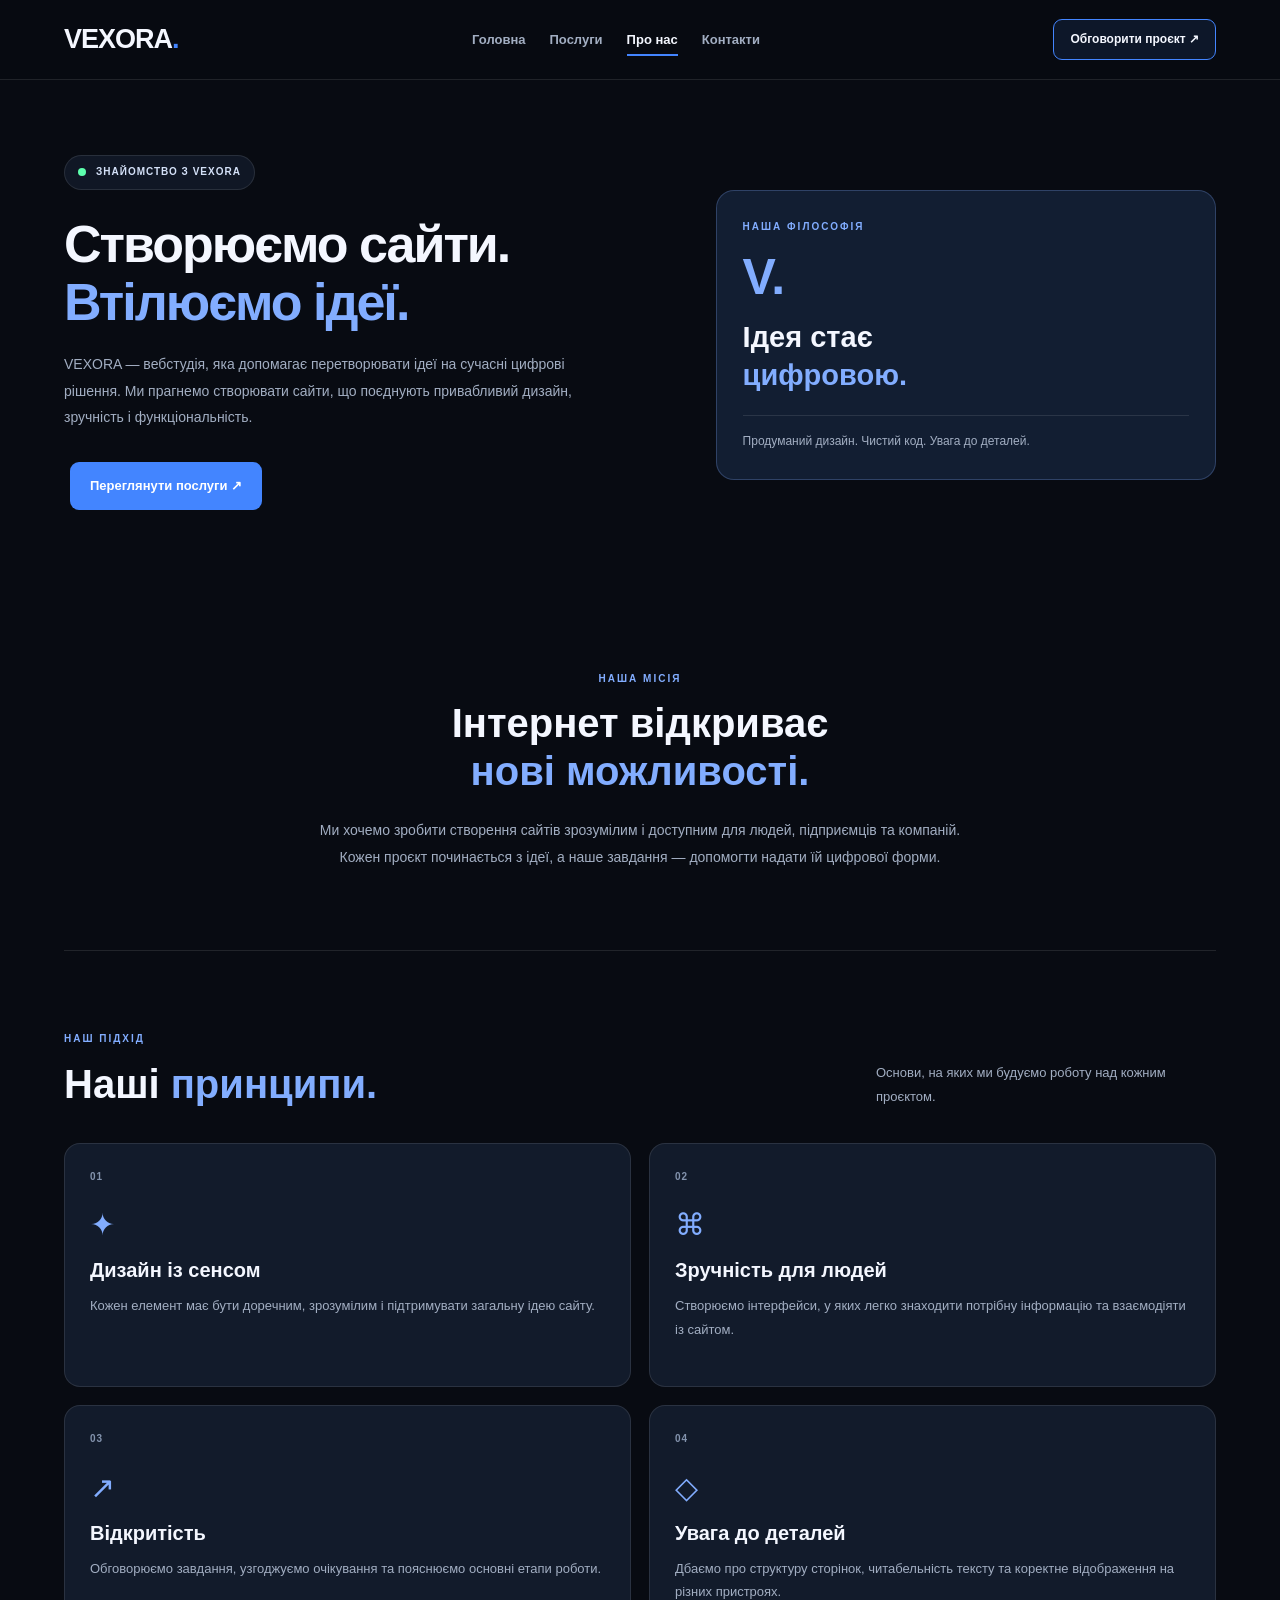
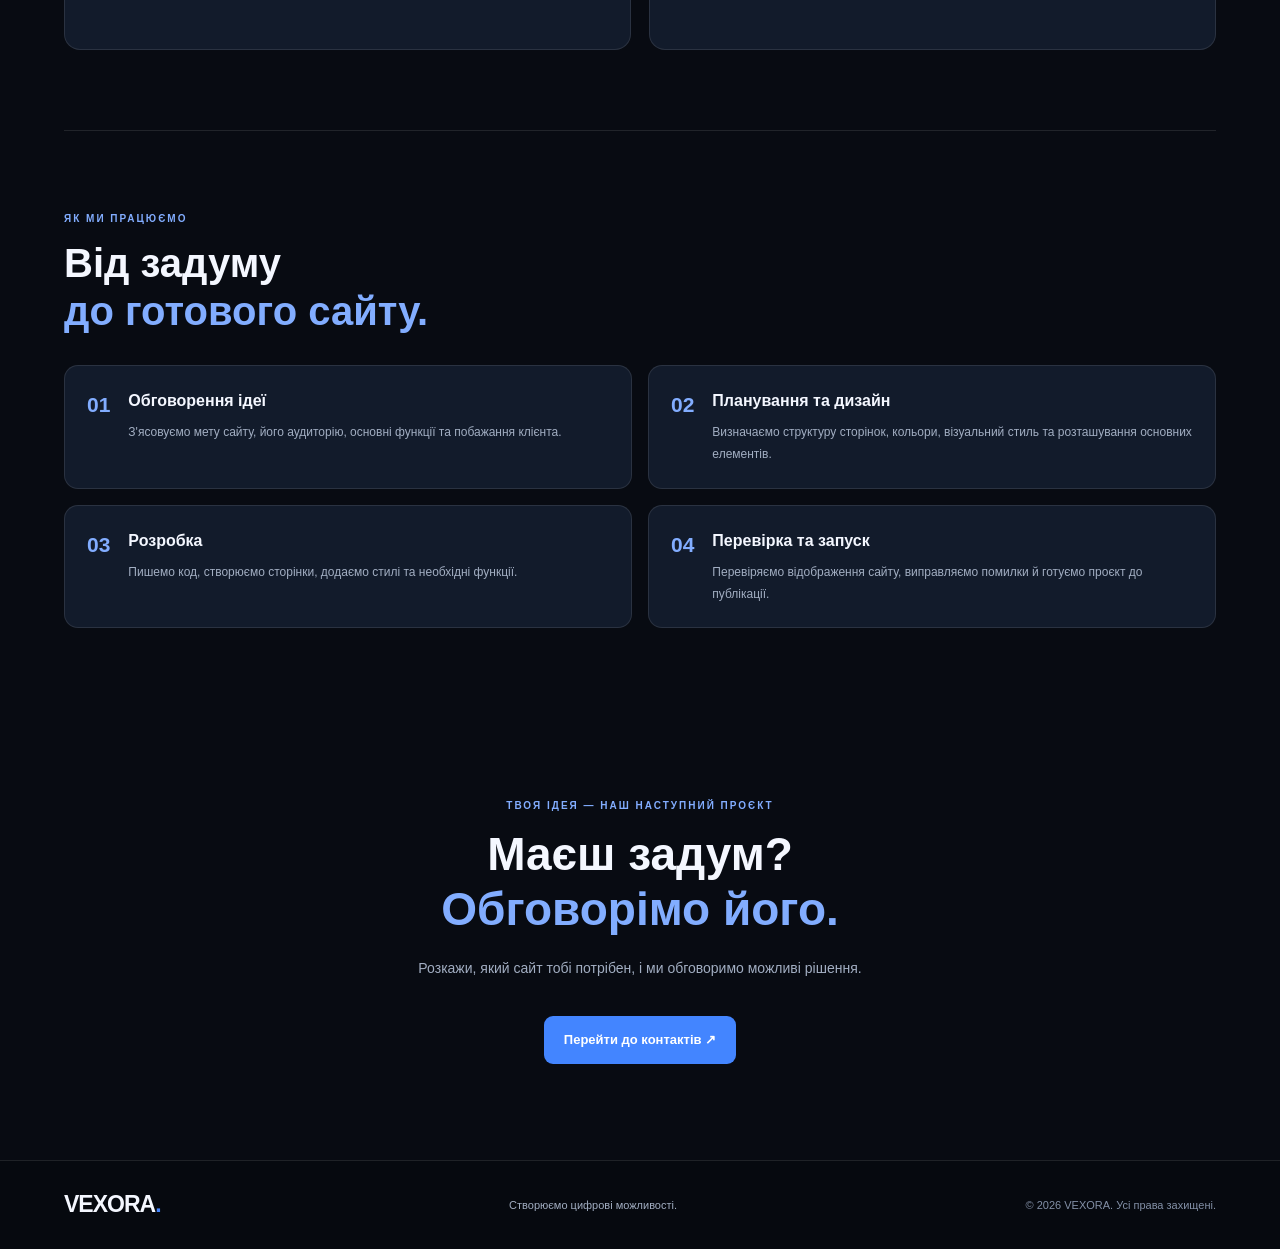
<file: info.html>
<!DOCTYPE html>
<html lang="uk">
<head>
    <meta charset="UTF-8">
    <meta name="viewport" content="width=device-width, initial-scale=1.0">

    <title>Про нас — VEXORA</title>

    <meta name="description" content="Дізнайтеся більше про VEXORA — вебстудію, що створює сучасні сайти для бізнесу та людей.">

    <link rel="stylesheet" href="Style.css">
</head>
<body>

    <!-- ШАПКА САЙТУ -->
    <header class="header">
        <a href="index.html" class="logo">
            VEXORA<span>.</span>
        </a>

        <nav class="navigation">
            <a href="index.html">Головна</a>
            <a href="index.html#services">Послуги</a>
            <a href="info.html" class="active">Про нас</a>
            <a href="index.html#contacts">Контакти</a>
        </nav>

        <a href="index.html#contacts" class="header-button">
            Обговорити проєкт ↗
        </a>
    </header>

    <main>

        <!-- ВСТУП -->
        <section class="info-hero">
            <div class="info-hero-content">

                <div class="status">
                    <span class="status-dot"></span>
                    ЗНАЙОМСТВО З VEXORA
                </div>

                <h1>
                    Створюємо сайти.<br>
                    <span>Втілюємо ідеї.</span>
                </h1>

                <p>
                    VEXORA — вебстудія, яка допомагає перетворювати
                    ідеї на сучасні цифрові рішення. Ми прагнемо
                    створювати сайти, що поєднують привабливий
                    дизайн, зручність і функціональність.
                </p>

                <a href="index.html#services" class="button-primary">
                    Переглянути послуги ↗
                </a>

            </div>

            <div class="info-hero-card">
                <span class="info-card-label">НАША ФІЛОСОФІЯ</span>

                <div class="info-card-symbol">V.</div>

                <h2>
                    Ідея стає<br>
                    <span>цифровою.</span>
                </h2>

                <div class="visual-line"></div>

                <p>
                    Продуманий дизайн. Чистий код.
                    Увага до деталей.
                </p>
            </div>
        </section>

        <!-- НАША МІСІЯ -->
        <section class="info-mission section">
            <div class="eyebrow">НАША МІСІЯ</div>

            <h2>
                Інтернет відкриває<br>
                <span>нові можливості.</span>
            </h2>

            <p>
                Ми хочемо зробити створення сайтів зрозумілим
                і доступним для людей, підприємців та компаній.
                Кожен проєкт починається з ідеї, а наше завдання —
                допомогти надати їй цифрової форми.
            </p>
        </section>

        <!-- НАШІ ПРИНЦИПИ -->
        <section class="info-values section">
            <div class="section-heading">
                <div>
                    <div class="eyebrow">НАШ ПІДХІД</div>
                    <h2>Наші <span>принципи.</span></h2>
                </div>

                <p>
                    Основи, на яких ми будуємо роботу
                    над кожним проєктом.
                </p>
            </div>

            <div class="service-grid">

                <article class="service-card">
                    <div class="service-number">01</div>
                    <div class="service-icon">✦</div>

                    <h3>Дизайн із сенсом</h3>

                    <p>
                        Кожен елемент має бути доречним,
                        зрозумілим і підтримувати загальну
                        ідею сайту.
                    </p>
                </article>

                <article class="service-card">
                    <div class="service-number">02</div>
                    <div class="service-icon">⌘</div>

                    <h3>Зручність для людей</h3>

                    <p>
                        Створюємо інтерфейси, у яких легко
                        знаходити потрібну інформацію
                        та взаємодіяти із сайтом.
                    </p>
                </article>

                <article class="service-card">
                    <div class="service-number">03</div>
                    <div class="service-icon">↗</div>

                    <h3>Відкритість</h3>

                    <p>
                        Обговорюємо завдання, узгоджуємо
                        очікування та пояснюємо основні
                        етапи роботи.
                    </p>
                </article>

                <article class="service-card">
                    <div class="service-number">04</div>
                    <div class="service-icon">◇</div>

                    <h3>Увага до деталей</h3>

                    <p>
                        Дбаємо про структуру сторінок,
                        читабельність тексту та коректне
                        відображення на різних пристроях.
                    </p>
                </article>

            </div>
        </section>

        <!-- ЕТАПИ РОБОТИ -->
        <section class="info-process section">
            <div class="eyebrow">ЯК МИ ПРАЦЮЄМО</div>

            <h2>
                Від задуму<br>
                <span>до готового сайту.</span>
            </h2>

            <div class="process-list">

                <article class="process-item">
                    <span class="process-number">01</span>

                    <div>
                        <h3>Обговорення ідеї</h3>

                        <p>
                            З'ясовуємо мету сайту, його аудиторію,
                            основні функції та побажання клієнта.
                        </p>
                    </div>
                </article>

                <article class="process-item">
                    <span class="process-number">02</span>

                    <div>
                        <h3>Планування та дизайн</h3>

                        <p>
                            Визначаємо структуру сторінок,
                            кольори, візуальний стиль та розташування
                            основних елементів.
                        </p>
                    </div>
                </article>

                <article class="process-item">
                    <span class="process-number">03</span>

                    <div>
                        <h3>Розробка</h3>

                        <p>
                            Пишемо код, створюємо сторінки,
                            додаємо стилі та необхідні функції.
                        </p>
                    </div>
                </article>

                <article class="process-item">
                    <span class="process-number">04</span>

                    <div>
                        <h3>Перевірка та запуск</h3>

                        <p>
                            Перевіряємо відображення сайту,
                            виправляємо помилки й готуємо
                            проєкт до публікації.
                        </p>
                    </div>
                </article>

            </div>
        </section>

        <!-- ЗАКЛИК ДО ДІЇ -->
        <section class="contact section">
            <div class="eyebrow">ТВОЯ ІДЕЯ — НАШ НАСТУПНИЙ ПРОЄКТ</div>

            <h2>
                Маєш задум?<br>
                <span>Обговорімо його.</span>
            </h2>

            <p>
                Розкажи, який сайт тобі потрібен,
                і ми обговоримо можливі рішення.
            </p>

            <a href="index.html#contacts" class="button-primary">
                Перейти до контактів ↗
            </a>
        </section>

    </main>

    <!-- ПІДВАЛ -->
    <footer class="footer">
        <a href="index.html" class="logo">
            VEXORA<span>.</span>
        </a>

        <p>Створюємо цифрові можливості.</p>

        <span>© 2026 VEXORA. Усі права захищені.</span>
    </footer>

</body>
</html>
</file>
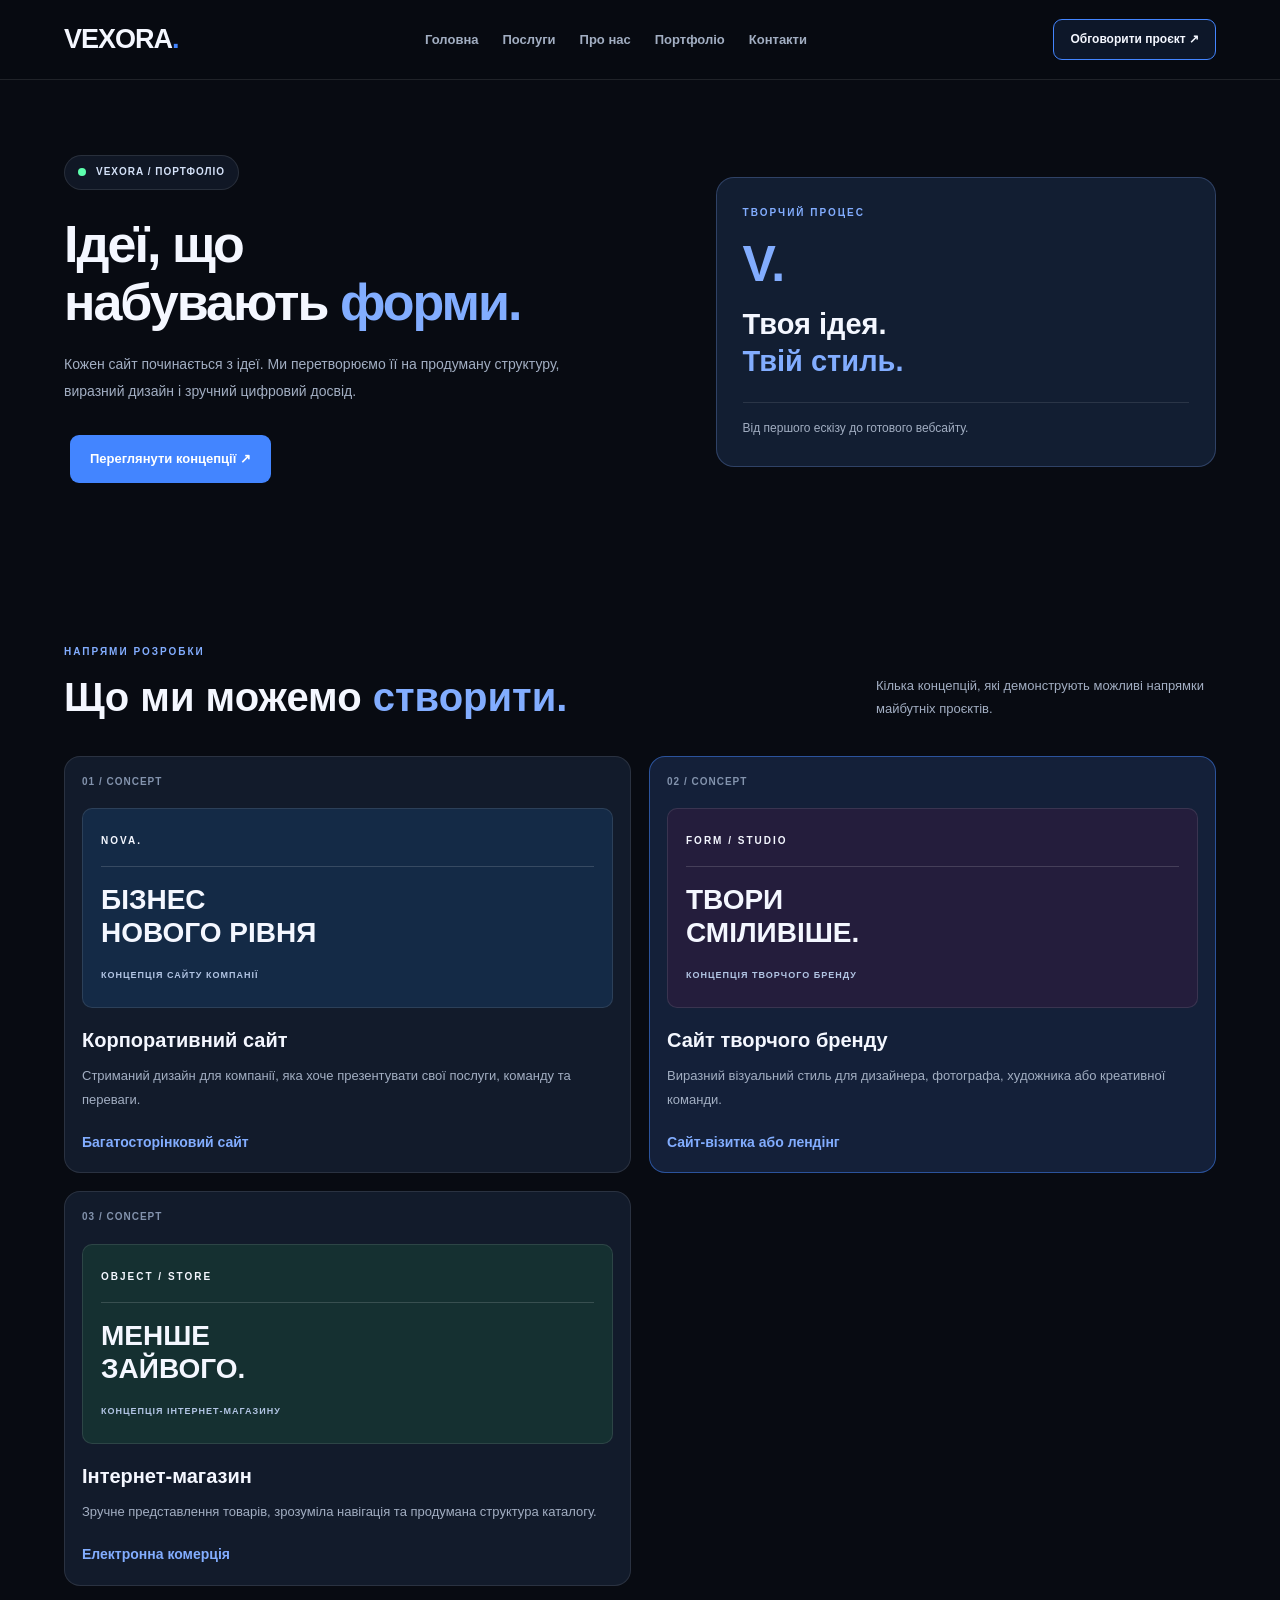
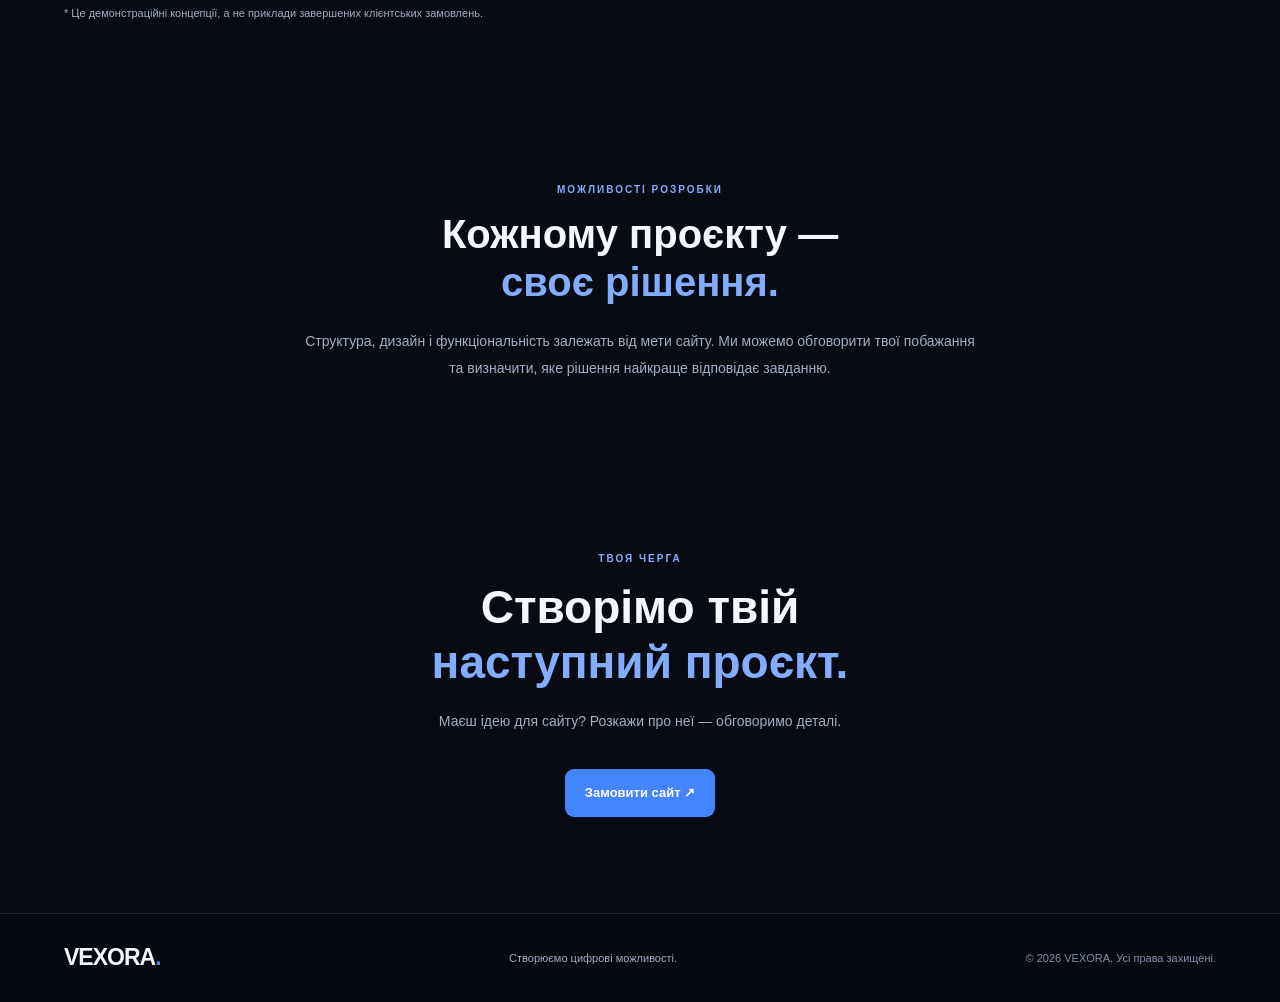
<file: main.html>
<!DOCTYPE html>
<html lang="uk">
<head>
    <meta charset="UTF-8">
    <meta name="viewport" content="width=device-width, initial-scale=1.0">

    <title>Портфоліо — VEXORA</title>

    <meta name="description"
          content="Ознайомтеся з концепціями вебдизайну VEXORA: сайти для бізнесу, творчих проєктів та інтернет-магазинів.">

    <link rel="stylesheet" href="Style.css">
</head>
<body>

    <!-- ШАПКА САЙТУ -->
    <header class="header">
        <a href="index.html" class="logo">
            VEXORA<span>.</span>
        </a>

        <nav class="navigation">
            <a href="index.html">Головна</a>
            <a href="index.html#services">Послуги</a>
            <a href="info.html">Про нас</a>
            <a href="#portfolio">Портфоліо</a>
            <a href="index.html#contacts">Контакти</a>
        </nav>

        <a href="index.html#contacts" class="header-button">
            Обговорити проєкт ↗
        </a>
    </header>

    <main>

        <!-- ГОЛОВНИЙ ЕКРАН -->
        <section class="info-hero">

            <div class="info-hero-content">

                <div class="status">
                    <span class="status-dot"></span>
                    VEXORA / ПОРТФОЛІО
                </div>

                <h1>
                    Ідеї, що<br>
                    набувають <span>форми.</span>
                </h1>

                <p>
                    Кожен сайт починається з ідеї.
                    Ми перетворюємо її на продуману структуру,
                    виразний дизайн і зручний цифровий досвід.
                </p>

                <a href="#portfolio" class="button-primary">
                    Переглянути концепції ↗
                </a>

            </div>

            <div class="info-hero-card">
                <span class="info-card-label">
                    ТВОРЧИЙ ПРОЦЕС
                </span>

                <div class="info-card-symbol">V.</div>

                <h2>
                    Твоя ідея.<br>
                    <span>Твій стиль.</span>
                </h2>

                <div class="visual-line"></div>

                <p>
                    Від першого ескізу до готового вебсайту.
                </p>
            </div>

        </section>

        <!-- ПОРТФОЛІО -->
        <section class="section" id="portfolio">

            <div class="section-heading">
                <div>
                    <div class="eyebrow">НАПРЯМИ РОЗРОБКИ</div>
                    <h2>Що ми можемо <span>створити.</span></h2>
                </div>

                <p>
                    Кілька концепцій, які демонструють
                    можливі напрямки майбутніх проєктів.
                </p>
            </div>

            <div class="service-grid">

                <!-- КОНЦЕПЦІЯ 1 -->
                <article class="service-card">
                    <div class="service-number">01 / CONCEPT</div>

                    <div class="portfolio-preview preview-business">
                        <span class="preview-brand">NOVA.</span>
                        <div class="preview-line"></div>
                        <strong>БІЗНЕС<br>НОВОГО РІВНЯ</strong>
                        <span class="preview-caption">
                            КОНЦЕПЦІЯ САЙТУ КОМПАНІЇ
                        </span>
                    </div>

                    <h3>Корпоративний сайт</h3>

                    <p>
                        Стриманий дизайн для компанії,
                        яка хоче презентувати свої послуги,
                        команду та переваги.
                    </p>

                    <span class="service-price">
                        Багатосторінковий сайт
                    </span>
                </article>

                <!-- КОНЦЕПЦІЯ 2 -->
                <article class="service-card featured">
                    <div class="service-number">02 / CONCEPT</div>

                    <div class="portfolio-preview preview-creative">
                        <span class="preview-brand">FORM / STUDIO</span>
                        <div class="preview-line"></div>
                        <strong>ТВОРИ<br>СМІЛИВІШЕ.</strong>
                        <span class="preview-caption">
                            КОНЦЕПЦІЯ ТВОРЧОГО БРЕНДУ
                        </span>
                    </div>

                    <h3>Сайт творчого бренду</h3>

                    <p>
                        Виразний візуальний стиль для дизайнера,
                        фотографа, художника або креативної команди.
                    </p>

                    <span class="service-price">
                        Сайт-візитка або лендінг
                    </span>
                </article>

                <!-- КОНЦЕПЦІЯ 3 -->
                <article class="service-card">
                    <div class="service-number">03 / CONCEPT</div>

                    <div class="portfolio-preview preview-shop">
                        <span class="preview-brand">OBJECT / STORE</span>
                        <div class="preview-line"></div>
                        <strong>МЕНШЕ<br>ЗАЙВОГО.</strong>
                        <span class="preview-caption">
                            КОНЦЕПЦІЯ ІНТЕРНЕТ-МАГАЗИНУ
                        </span>
                    </div>

                    <h3>Інтернет-магазин</h3>

                    <p>
                        Зручне представлення товарів,
                        зрозуміла навігація та продумана
                        структура каталогу.
                    </p>

                    <span class="service-price">
                        Електронна комерція
                    </span>
                </article>

            </div>

            <p class="price-note">
                * Це демонстраційні концепції, а не приклади
                завершених клієнтських замовлень.
            </p>

        </section>

        <!-- НАШІ МОЖЛИВОСТІ -->
        <section class="info-mission section">

            <div class="eyebrow">МОЖЛИВОСТІ РОЗРОБКИ</div>

            <h2>
                Кожному проєкту —<br>
                <span>своє рішення.</span>
            </h2>

            <p>
                Структура, дизайн і функціональність залежать
                від мети сайту. Ми можемо обговорити твої
                побажання та визначити, яке рішення
                найкраще відповідає завданню.
            </p>

        </section>

        <!-- ЗАКЛИК ДО ДІЇ -->
        <section class="contact section">

            <div class="eyebrow">ТВОЯ ЧЕРГА</div>

            <h2>
                Створімо твій<br>
                <span>наступний проєкт.</span>
            </h2>

            <p>
                Маєш ідею для сайту?
                Розкажи про неї — обговоримо деталі.
            </p>

            <a href="index.html#contacts" class="button-primary">
                Замовити сайт ↗
            </a>

        </section>

    </main>

    <!-- ПІДВАЛ -->
    <footer class="footer">

        <a href="index.html" class="logo">
            VEXORA<span>.</span>
        </a>

        <p>Створюємо цифрові можливості.</p>

        <span>© 2026 VEXORA. Усі права захищені.</span>

    </footer>

</body>
</html>
</file>
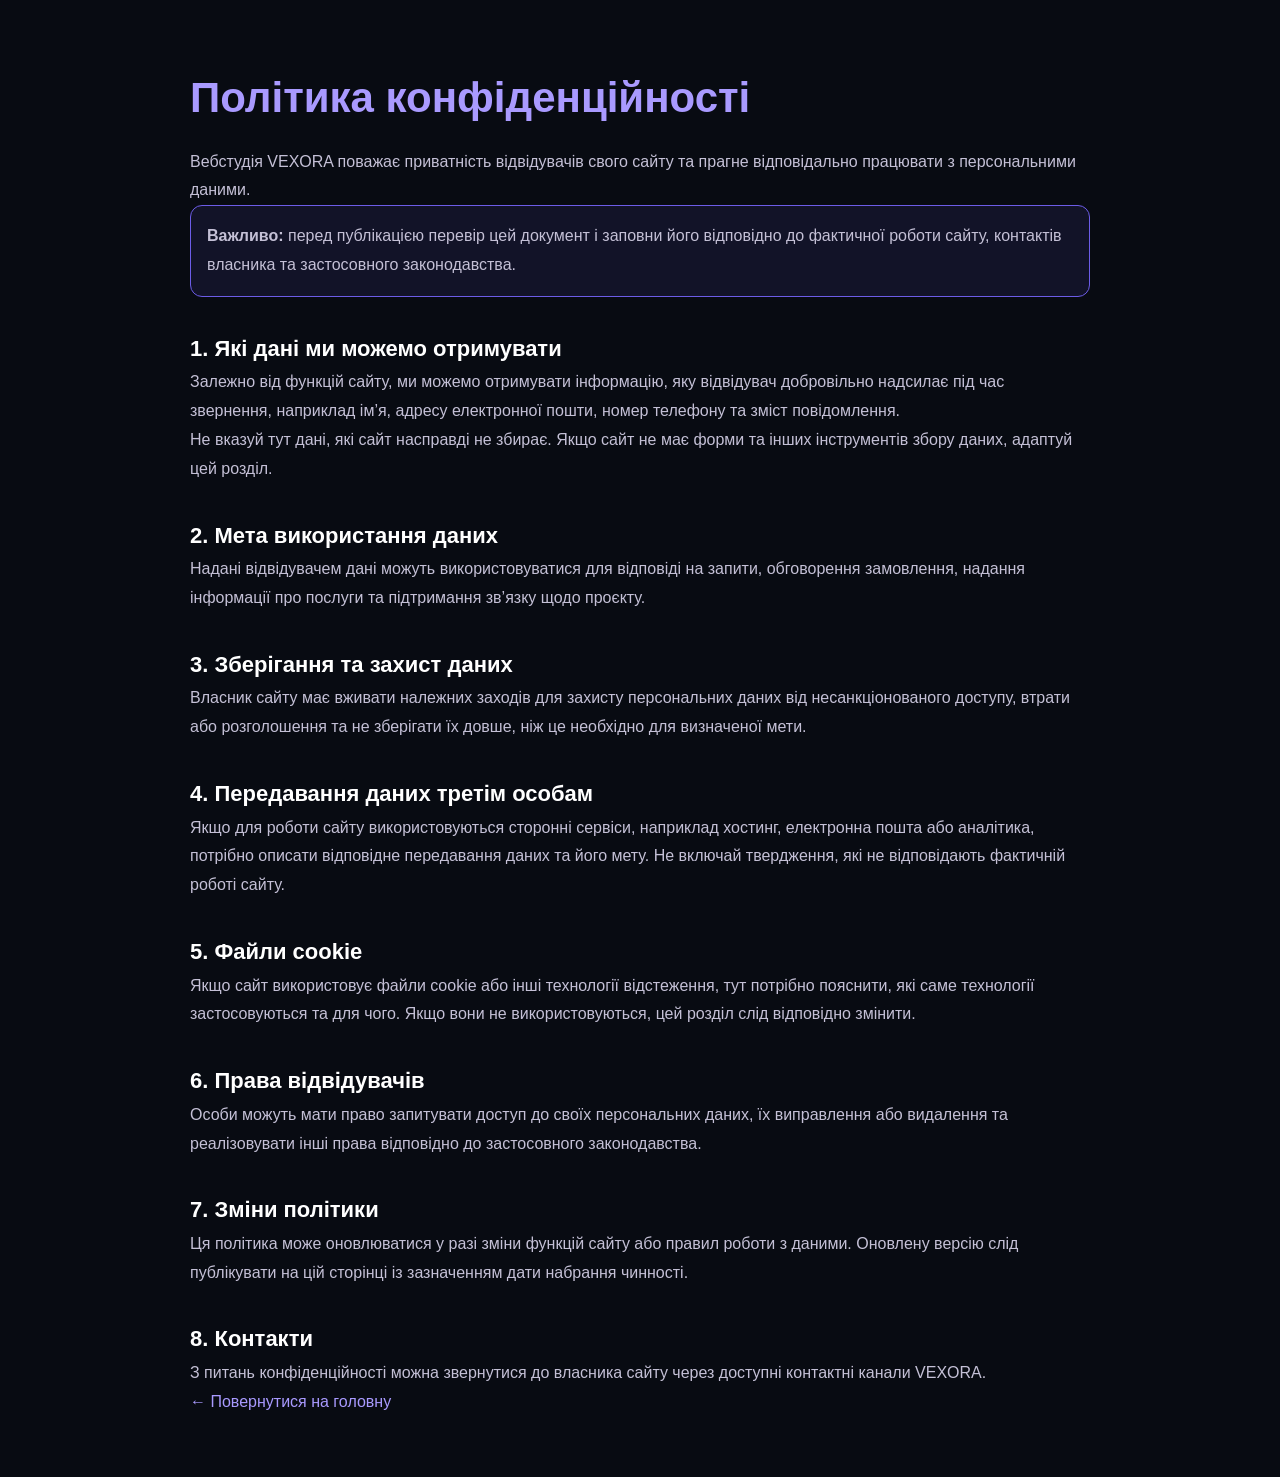
<file: privacy.html>
<!DOCTYPE html>
<html lang="uk">
<head>
    <meta charset="UTF-8">
    <meta name="viewport" content="width=device-width, initial-scale=1.0">

    <meta name="description" content="Політика конфіденційності вебстудії VEXORA.">
    <title>Політика конфіденційності | VEXORA</title>

    <link rel="stylesheet" href="Style.css">

    <style>
        .privacy-page {
            width: min(900px, 90%);
            margin: 60px auto;
            color: #eae8f5;
            line-height: 1.8;
        }

            .privacy-page h1 {
                color: #a99aff;
                font-size: clamp(28px, 5vw, 42px);
                margin-bottom: 12px;
            }

            .privacy-page h2 {
                color: #ffffff;
                font-size: 22px;
                margin-top: 32px;
            }

            .privacy-page p,
            .privacy-page li {
                color: #c4c0d6;
            }

            .privacy-page a {
                color: #a99aff;
            }

        .privacy-notice {
            padding: 16px;
            border: 1px solid #6c5ce7;
            border-radius: 12px;
            background: rgba(108, 92, 231, 0.1);
        }
    </style>
</head>

<body>

    <main class="privacy-page">
        <h1>Політика конфіденційності</h1>

        <p>Вебстудія VEXORA поважає приватність відвідувачів свого сайту та прагне відповідально працювати з персональними даними.</p>

        <p class="privacy-notice">
            <strong>Важливо:</strong> перед публікацією перевір цей документ і заповни його відповідно до фактичної роботи сайту, контактів власника та застосовного законодавства.
        </p>

        <h2>1. Які дані ми можемо отримувати</h2>
        <p>Залежно від функцій сайту, ми можемо отримувати інформацію, яку відвідувач добровільно надсилає під час звернення, наприклад ім’я, адресу електронної пошти, номер телефону та зміст повідомлення.</p>
        <p>Не вказуй тут дані, які сайт насправді не збирає. Якщо сайт не має форми та інших інструментів збору даних, адаптуй цей розділ.</p>

        <h2>2. Мета використання даних</h2>
        <p>Надані відвідувачем дані можуть використовуватися для відповіді на запити, обговорення замовлення, надання інформації про послуги та підтримання зв’язку щодо проєкту.</p>

        <h2>3. Зберігання та захист даних</h2>
        <p>Власник сайту має вживати належних заходів для захисту персональних даних від несанкціонованого доступу, втрати або розголошення та не зберігати їх довше, ніж це необхідно для визначеної мети.</p>

        <h2>4. Передавання даних третім особам</h2>
        <p>Якщо для роботи сайту використовуються сторонні сервіси, наприклад хостинг, електронна пошта або аналітика, потрібно описати відповідне передавання даних та його мету. Не включай твердження, які не відповідають фактичній роботі сайту.</p>

        <h2>5. Файли cookie</h2>
        <p>Якщо сайт використовує файли cookie або інші технології відстеження, тут потрібно пояснити, які саме технології застосовуються та для чого. Якщо вони не використовуються, цей розділ слід відповідно змінити.</p>

        <h2>6. Права відвідувачів</h2>
        <p>Особи можуть мати право запитувати доступ до своїх персональних даних, їх виправлення або видалення та реалізовувати інші права відповідно до застосовного законодавства.</p>

        <h2>7. Зміни політики</h2>
        <p>Ця політика може оновлюватися у разі зміни функцій сайту або правил роботи з даними. Оновлену версію слід публікувати на цій сторінці із зазначенням дати набрання чинності.</p>

        <h2>8. Контакти</h2>
        <p>З питань конфіденційності можна звернутися до власника сайту через доступні контактні канали VEXORA.</p>

        <p><a href="index.html">← Повернутися на головну</a></p>
    </main>

</body>
</html>
</file>
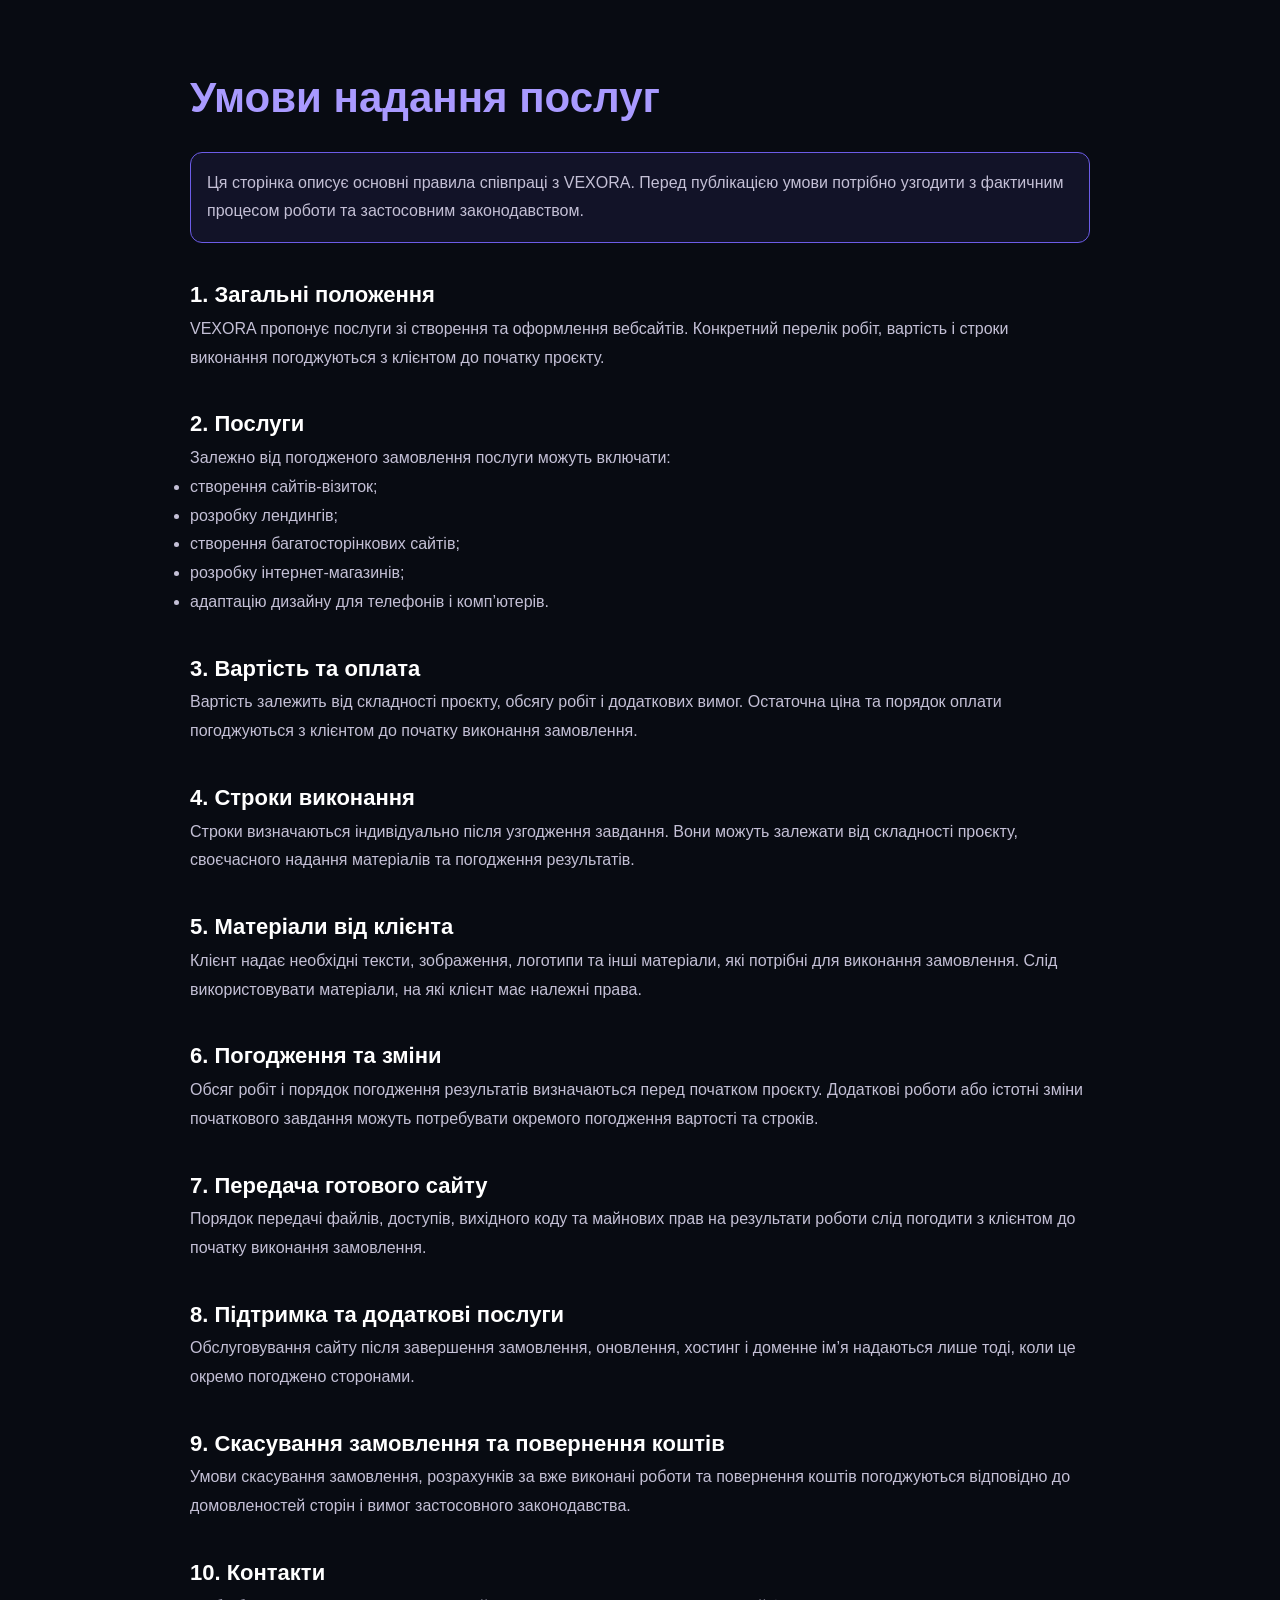
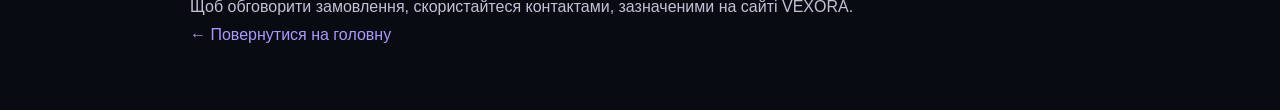
<file: terms.html>
<!DOCTYPE html>
<html lang="uk">
<head>
    <meta charset="UTF-8">
    <meta name="viewport" content="width=device-width, initial-scale=1.0">

    <meta name="description" content="Умови надання послуг вебстудією VEXORA.">
    <title>Умови надання послуг | VEXORA</title>

    <link rel="stylesheet" href="Style.css">

    <style>
        .terms-page {
            width: min(900px, 90%);
            margin: 60px auto;
            color: #eae8f5;
            line-height: 1.8;
        }

            .terms-page h1 {
                color: #a99aff;
                font-size: clamp(28px, 5vw, 42px);
                margin-bottom: 16px;
            }

            .terms-page h2 {
                color: #ffffff;
                font-size: 22px;
                margin-top: 32px;
            }

            .terms-page p,
            .terms-page li {
                color: #c4c0d6;
            }

            .terms-page a {
                color: #a99aff;
            }

        .terms-notice {
            padding: 16px;
            border: 1px solid #6c5ce7;
            border-radius: 12px;
            background: rgba(108, 92, 231, 0.1);
        }
    </style>
</head>

<body>

    <main class="terms-page">

        <h1>Умови надання послуг</h1>

        <p class="terms-notice">
            Ця сторінка описує основні правила співпраці з VEXORA.
            Перед публікацією умови потрібно узгодити з фактичним
            процесом роботи та застосовним законодавством.
        </p>

        <h2>1. Загальні положення</h2>
        <p>
            VEXORA пропонує послуги зі створення та оформлення вебсайтів.
            Конкретний перелік робіт, вартість і строки виконання
            погоджуються з клієнтом до початку проєкту.
        </p>

        <h2>2. Послуги</h2>
        <p>Залежно від погодженого замовлення послуги можуть включати:</p>
        <ul>
            <li>створення сайтів-візиток;</li>
            <li>розробку лендингів;</li>
            <li>створення багатосторінкових сайтів;</li>
            <li>розробку інтернет-магазинів;</li>
            <li>адаптацію дизайну для телефонів і комп’ютерів.</li>
        </ul>

        <h2>3. Вартість та оплата</h2>
        <p>
            Вартість залежить від складності проєкту, обсягу робіт
            і додаткових вимог. Остаточна ціна та порядок оплати
            погоджуються з клієнтом до початку виконання замовлення.
        </p>

        <h2>4. Строки виконання</h2>
        <p>
            Строки визначаються індивідуально після узгодження
            завдання. Вони можуть залежати від складності проєкту,
            своєчасного надання матеріалів та погодження результатів.
        </p>

        <h2>5. Матеріали від клієнта</h2>
        <p>
            Клієнт надає необхідні тексти, зображення, логотипи та
            інші матеріали, які потрібні для виконання замовлення.
            Слід використовувати матеріали, на які клієнт має належні права.
        </p>

        <h2>6. Погодження та зміни</h2>
        <p>
            Обсяг робіт і порядок погодження результатів визначаються
            перед початком проєкту. Додаткові роботи або істотні зміни
            початкового завдання можуть потребувати окремого погодження
            вартості та строків.
        </p>

        <h2>7. Передача готового сайту</h2>
        <p>
            Порядок передачі файлів, доступів, вихідного коду та
            майнових прав на результати роботи слід погодити з клієнтом
            до початку виконання замовлення.
        </p>

        <h2>8. Підтримка та додаткові послуги</h2>
        <p>
            Обслуговування сайту після завершення замовлення,
            оновлення, хостинг і доменне ім’я надаються лише тоді,
            коли це окремо погоджено сторонами.
        </p>

        <h2>9. Скасування замовлення та повернення коштів</h2>
        <p>
            Умови скасування замовлення, розрахунків за вже виконані
            роботи та повернення коштів погоджуються відповідно до
            домовленостей сторін і вимог застосовного законодавства.
        </p>

        <h2>10. Контакти</h2>
        <p>
            Щоб обговорити замовлення, скористайтеся контактами,
            зазначеними на сайті VEXORA.
        </p>

        <p>
            <a href="index.html">← Повернутися на головну</a>
        </p>

    </main>

</body>
</html>
</file>
<file: Style.css>
/* ==========================================
   VEXORA — STYLE.CSS
   Темний дизайн, сині акценти, адаптивність
========================================== */

/* 1. ОСНОВНІ НАЛАШТУВАННЯ */

:root {
    --bg: #080b12;
    --bg-light: #101725;
    --card: #121b2b;
    --blue: #4385ff;
    --blue-light: #82adff;
    --text: #f4f7ff;
    --muted: #a2aec2;
    --border: rgba(255, 255, 255, 0.1);
    --container: 1180px;
}

* {
    margin: 0;
    padding: 0;
    box-sizing: border-box;
}

html {
    scroll-behavior: smooth;
}

body {
    min-height: 100vh;
    overflow-x: hidden;
    background-color: var(--bg);
    color: var(--text);
    font-family: Arial, Helvetica, sans-serif;
    line-height: 1.65;
}

::selection {
    background: #6c5ce7;
    color: white;
}

a {
    color: inherit;
    text-decoration: none;
}

img {
    display: block;
    max-width: 100%;
}

button,
input,
textarea {
    font: inherit;
}

p {
    color: var(--muted);
}

section {
    position: relative;
}

/* 2. ШАПКА САЙТУ */

.header {
    position: sticky;
    top: 0;
    z-index: 100;
    width: 100%;
    min-height: 80px;
    padding: 16px 5%;
    display: flex;
    align-items: center;
    justify-content: space-between;
    gap: 20px;
    background-color: rgba(8, 11, 18, 0.97);
    border-bottom: 1px solid var(--border);
}

.logo {
    flex-shrink: 0;
    font-size: 27px;
    font-weight: 900;
    letter-spacing: -1px;
}

    .logo span {
        color: var(--blue);
    }

.navigation {
    display: flex;
    align-items: center;
    justify-content: center;
    gap: 24px;
}

    .navigation a {
        position: relative;
        color: var(--muted);
        font-size: 13px;
        font-weight: 700;
        transition: color 0.2s ease;
    }

        .navigation a:hover,
        .navigation a.active {
            color: var(--text);
        }

        .navigation a::after {
            content: "";
            position: absolute;
            left: 0;
            bottom: -6px;
            width: 0;
            height: 2px;
            background-color: var(--blue);
            transition: width 0.2s ease;
        }

        .navigation a:hover::after,
        .navigation a.active::after {
            width: 100%;
        }

.header-button {
    flex-shrink: 0;
    display: inline-block;
    padding: 10px 16px;
    border: 1px solid var(--blue);
    border-radius: 9px;
    background-color: rgba(67, 133, 255, 0.1);
    font-size: 12px;
    font-weight: 700;
    transition: background-color 0.2s ease;
}

    .header-button:hover {
        background-color: var(--blue);
    }

/* 3. ГОЛОВНИЙ ЕКРАН */

.hero {
    width: 90%;
    max-width: var(--container);
    min-height: 600px;
    margin: 0 auto;
    padding: 85px 0;
    display: grid;
    grid-template-columns: 1fr 1fr;
    align-items: center;
    gap: 45px;
}

.hero-content,
.info-hero-content {
    position: relative;
    z-index: 2;
}

.status {
    display: inline-flex;
    align-items: center;
    gap: 10px;
    padding: 8px 13px;
    border: 1px solid var(--border);
    border-radius: 30px;
    background-color: var(--bg-light);
    color: #d4e1f8;
    font-size: 10px;
    font-weight: 800;
    letter-spacing: 1px;
}

.status-dot {
    width: 8px;
    height: 8px;
    flex-shrink: 0;
    border-radius: 50%;
    background-color: #5dffad;
}

.hero h1,
.info-hero h1 {
    margin: 25px 0 20px;
    font-size: 56px;
    font-weight: 900;
    line-height: 1.12;
    letter-spacing: -2px;
}

    .hero h1 span,
    .info-hero h1 span,
    .section-heading h2 span,
    .about h2 span,
    .contact h2 span,
    .info-mission h2 span,
    .info-process h2 span {
        color: var(--blue-light);
    }

.hero-description {
    max-width: 470px;
    font-size: 15px;
    line-height: 1.9;
}

.hero-buttons {
    display: flex;
    align-items: center;
    flex-wrap: wrap;
    gap: 12px;
    margin-top: 28px;
}

.button-primary,
.button-secondary {
    min-height: 48px;
    padding: 12px 20px;
    display: inline-flex;
    align-items: center;
    justify-content: center;
    gap: 10px;
    border-radius: 9px;
    font-size: 13px;
    font-weight: 800;
    transition: transform 0.2s ease, background-color 0.2s ease;
}

.button-primary {
    background-color: var(--blue);
    color: #ffffff;
    margin: 6px;
}

    .button-primary:hover {
        background-color: #2d70f0;
        transform: translateY(-2px);
    }

.button-secondary {
    border: 1px solid var(--border);
    background-color: var(--bg-light);
    color: var(--text);
}

    .button-secondary:hover {
        border-color: var(--blue);
        transform: translateY(-2px);
    }

.hero-note {
    margin-top: 24px;
    color: var(--muted);
    font-size: 11px;
}

    .hero-note span {
        color: var(--blue-light);
    }

/* 4. ДЕКОРАТИВНА КАРТКА */

.hero-visual {
    position: relative;
    min-width: 0;
    padding: 20px;
    display: flex;
    align-items: center;
    justify-content: center;
}

.glow {
    position: absolute;
    width: 70%;
    height: 70%;
    border-radius: 50%;
    background-color: rgba(67, 133, 255, 0.15);
    filter: blur(45px);
}

.visual-card {
    position: relative;
    z-index: 1;
    width: 100%;
    max-width: 450px;
    min-height: 340px;
    padding: 26px;
    overflow: hidden;
    border: 1px solid rgba(130, 173, 255, 0.25);
    border-radius: 20px;
    background-color: #111c30;
    box-shadow: 0 25px 60px rgba(0, 0, 0, 0.3);
}

.visual-top {
    display: flex;
    align-items: center;
    justify-content: space-between;
}

.visual-logo {
    color: var(--blue-light);
    font-size: 30px;
    font-weight: 900;
    letter-spacing: -2px;
}

.visual-dots {
    display: flex;
    gap: 6px;
}

    .visual-dots i {
        width: 7px;
        height: 7px;
        border-radius: 50%;
        background-color: #53617a;
    }

        .visual-dots i:first-child {
            background-color: var(--blue);
        }

.visual-line {
    width: 100%;
    height: 1px;
    margin: 20px 0;
    background-color: var(--border);
}

.visual-label,
.info-card-label {
    color: var(--blue-light);
    font-size: 10px;
    font-weight: 800;
    letter-spacing: 2px;
}

.visual-title {
    margin: 22px 0 35px;
    font-size: 40px;
    font-weight: 900;
    line-height: 1.15;
    letter-spacing: -1px;
}

    .visual-title span {
        color: var(--blue-light);
    }

.visual-bottom {
    display: flex;
    justify-content: space-between;
    gap: 10px;
    color: #a2aec2;
    font-size: 9px;
    font-weight: 700;
    letter-spacing: 1px;
}

.floating-tag {
    position: absolute;
    right: 0;
    bottom: 5px;
    z-index: 2;
    padding: 12px 15px;
    border: 1px solid var(--border);
    border-radius: 10px;
    background-color: #182338;
    font-size: 11px;
    font-weight: 700;
}

    .floating-tag span {
        color: var(--blue-light);
    }

/* 5. СЕКЦІЇ */

.section {
    width: 90%;
    max-width: var(--container);
    margin: 0 auto;
    padding: 80px 0;
}

.services {
    border-top: 1px solid var(--border);
}

.section-heading {
    margin-bottom: 35px;
    display: flex;
    align-items: flex-end;
    justify-content: space-between;
    gap: 25px;
}

.eyebrow {
    margin-bottom: 12px;
    color: var(--blue-light);
    font-size: 10px;
    font-weight: 800;
    letter-spacing: 2px;
}

.section-heading h2,
.info-mission h2,
.info-process h2 {
    font-size: 40px;
    font-weight: 900;
    line-height: 1.2;
}

.section-heading > p {
    max-width: 340px;
    font-size: 13px;
    line-height: 1.8;
}

/* 6. КАРТКИ ПОСЛУГ */

.service-grid {
    display: grid;
    grid-template-columns: repeat(2, minmax(0, 1fr));
    gap: 18px;
}

.service-card {
    min-width: 0;
    padding: 25px;
    overflow: hidden;
    border: 1px solid var(--border);
    border-radius: 16px;
    background-color: var(--card);
    transition: border-color 0.3s ease, transform 0.3s ease, box-shadow 0.3s ease;
}

    .service-card:hover {
        border-color: rgba(67, 133, 255, 0.55);
        transform: translateY(-4px);
        box-shadow: 0 10px 28px rgba(67, 133, 255, 0.08);
    }

    .service-card.featured {
        border-color: rgba(67, 133, 255, 0.5);
        background-color: #142039;
    }

.service-number {
    color: #8393ad;
    font-size: 10px;
    font-weight: 800;
    letter-spacing: 1px;
}

.service-icon {
    margin: 20px 0 12px;
    color: var(--blue-light);
    font-size: 30px;
    line-height: 1.3;
}

.service-card h3 {
    margin-bottom: 10px;
    font-size: 20px;
    line-height: 1.4;
}

.service-card > p {
    margin-bottom: 20px;
    font-size: 13px;
    line-height: 1.8;
}

.service-price {
    display: inline-block;
    color: var(--blue-light);
    font-size: 14px;
    font-weight: 800;
}

.price-note {
    margin-top: 18px;
    font-size: 11px;
}

/* 7. ПРО СТУДІЮ */

.about {
    width: 100%;
    padding: 85px 5%;
    border-top: 1px solid var(--border);
    border-bottom: 1px solid var(--border);
    background-color: var(--bg-light);
    text-align: center;
}

.about-badge {
    display: inline-block;
    margin-bottom: 20px;
    color: var(--blue-light);
    font-size: 10px;
    font-weight: 800;
    letter-spacing: 2px;
}

.about h2,
.contact h2 {
    margin-bottom: 20px;
    font-size: 46px;
    font-weight: 900;
    line-height: 1.2;
}

.about > p {
    max-width: 650px;
    margin: 0 auto;
    font-size: 14px;
    line-height: 1.9;
}

.about-features {
    width: 100%;
    max-width: var(--container);
    margin: 45px auto 0;
    display: grid;
    grid-template-columns: repeat(3, minmax(0, 1fr));
    gap: 18px;
    text-align: left;
}

    .about-features > div {
        min-width: 0;
        padding: 22px;
        border: 1px solid var(--border);
        border-radius: 14px;
        background-color: rgba(255, 255, 255, 0.02);
    }

        .about-features > div > span {
            display: inline-block;
            margin-bottom: 12px;
            color: var(--blue-light);
            font-size: 24px;
        }

    .about-features h3 {
        margin-bottom: 8px;
        font-size: 15px;
    }

    .about-features p {
        font-size: 12px;
        line-height: 1.8;
    }

    /* ПІДСВІЧУВАННЯ ПЕРЕВАГ */

    .about-features > .feature-item {
        border: 1px solid var(--border);
        border-radius: 14px;
        background-color: rgba(255, 255, 255, 0.02);
        transition: background-color 0.3s ease, border-color 0.3s ease, box-shadow 0.3s ease, transform 0.3s ease;
    }

        .about-features > .feature-item:hover {
            background-color: #25213d;
            border-color: #6c5ce7;
            box-shadow: 0 0 20px rgba(108, 92, 231, 0.3);
            transform: translateY(-4px);
        }

/* 8. КОНТАКТИ */

.contact {
    padding-top: 90px;
    padding-bottom: 90px;
    text-align: center;
}

    .contact h2 {
        margin-bottom: 18px;
    }

    .contact > p {
        max-width: 530px;
        margin: 0 auto 28px;
        font-size: 14px;
        line-height: 1.9;
    }

/* 9. ПІДВАЛ */

.footer {
    width: 100%;
    padding: 25px 5%;
    display: flex;
    align-items: center;
    justify-content: space-between;
    flex-wrap: wrap;
    gap: 15px;
    border-top: 1px solid var(--border);
    background-color: #06090f;
}

    .footer .logo {
        font-size: 23px;
    }

    .footer p,
    .footer > span {
        font-size: 11px;
    }

    .footer > span {
        color: #8390a7;
    }

/* 10. СТОРІНКА ПРО СТУДІЮ */

.info-hero {
    width: 90%;
    max-width: var(--container);
    min-height: 470px;
    margin: 0 auto;
    padding: 75px 0;
    display: grid;
    grid-template-columns: 1.1fr 0.9fr;
    align-items: center;
    gap: 40px;
}

    .info-hero h1 {
        font-size: 52px;
    }

.info-hero-content > p {
    max-width: 520px;
    margin-bottom: 25px;
    font-size: 14px;
    line-height: 1.9;
}

.info-hero-card {
    min-height: 290px;
    padding: 26px;
    display: flex;
    flex-direction: column;
    justify-content: center;
    overflow: hidden;
    border: 1px solid rgba(130, 173, 255, 0.25);
    border-radius: 18px;
    background-color: #121e32;
}

.info-card-symbol {
    margin: 12px 0;
    color: var(--blue-light);
    font-size: 50px;
    font-weight: 900;
    line-height: 1.2;
}

.info-hero-card h2 {
    margin-bottom: 5px;
    font-size: 29px;
    line-height: 1.3;
}

    .info-hero-card h2 span {
        color: var(--blue-light);
    }

.info-hero-card .visual-line {
    margin: 16px 0;
}

.info-hero-card > p {
    font-size: 12px;
}

.info-mission {
    text-align: center;
}

    .info-mission > p {
        max-width: 680px;
        margin: 22px auto 0;
        font-size: 14px;
        line-height: 1.9;
    }

.info-values,
.info-process {
    border-top: 1px solid var(--border);
}

    .info-process h2 {
        margin-bottom: 30px;
    }

.process-list {
    display: grid;
    grid-template-columns: repeat(2, minmax(0, 1fr));
    gap: 16px;
}

.process-item {
    padding: 22px;
    display: flex;
    align-items: flex-start;
    gap: 18px;
    border: 1px solid var(--border);
    border-radius: 14px;
    background-color: var(--card);
}

.process-number {
    flex-shrink: 0;
    color: var(--blue-light);
    font-size: 21px;
    font-weight: 900;
}

.process-item h3 {
    margin-bottom: 8px;
    font-size: 16px;
}

.process-item p {
    font-size: 12px;
    line-height: 1.8;
}

/* 11. ПОРТФОЛІО */

#portfolio .service-card {
    padding: 17px;
}

.portfolio-preview {
    min-height: 200px;
    margin: 18px 0;
    padding: 18px;
    display: flex;
    flex-direction: column;
    align-items: flex-start;
    justify-content: center;
    overflow: hidden;
    border: 1px solid var(--border);
    border-radius: 10px;
    background-color: #17243a;
}

.preview-business {
    background-color: #142a46;
}

.preview-creative {
    background-color: #241d3c;
}

.preview-shop {
    background-color: #153031;
}

.preview-brand {
    font-size: 10px;
    font-weight: 900;
    letter-spacing: 2px;
}

.preview-line {
    width: 100%;
    height: 1px;
    margin: 16px 0;
    background-color: rgba(255, 255, 255, 0.15);
}

.portfolio-preview strong {
    font-size: 28px;
    font-weight: 900;
    line-height: 1.2;
}

.preview-caption {
    margin-top: 18px;
    color: #b2c5e4;
    font-size: 9px;
    font-weight: 700;
    letter-spacing: 1px;
}

#portfolio .service-card h3 {
    margin-bottom: 10px;
}

#portfolio .service-card > p {
    margin-bottom: 18px;
}

/* 12. ПЛАНШЕТИ */

@media (max-width: 950px) {
    .header {
        gap: 12px;
    }

    .navigation {
        gap: 13px;
    }

        .navigation a {
            font-size: 11px;
        }

    .header-button {
        padding: 9px 11px;
        font-size: 11px;
    }

    .hero {
        gap: 25px;
    }

        .hero h1 {
            font-size: 46px;
        }

    .info-hero {
        gap: 25px;
    }

        .info-hero h1 {
            font-size: 43px;
        }

    .about-features {
        gap: 12px;
    }

        .about-features > div {
            padding: 18px;
        }
}

/* 13. МОБІЛЬНІ ПРИСТРОЇ */

@media (max-width: 700px) {
    html {
        scroll-padding-top: 120px;
    }

    .header {
        padding: 12px 5%;
        flex-wrap: wrap;
        gap: 12px;
    }

    .logo {
        font-size: 24px;
    }

    .header-button {
        padding: 9px 11px;
        font-size: 10px;
    }

    .navigation {
        order: 3;
        width: 100%;
        justify-content: flex-start;
        gap: 20px;
        overflow-x: auto;
        padding: 4px 0;
    }

        .navigation a {
            flex-shrink: 0;
            font-size: 12px;
        }

    .hero,
    .info-hero {
        width: 90%;
        min-height: auto;
        padding: 55px 0;
        grid-template-columns: 1fr;
        gap: 35px;
    }

        .hero h1 {
            margin-top: 22px;
            font-size: 44px;
        }

        .info-hero h1 {
            font-size: 42px;
        }

    .hero-description,
    .info-hero-content > p {
        font-size: 14px;
    }

    .hero-visual {
        padding: 10px 5px 25px;
    }

    .visual-card {
        min-height: 300px;
        padding: 22px;
    }

    .visual-title {
        font-size: 35px;
    }

    .floating-tag {
        right: 0;
        bottom: 0;
    }

    .section {
        width: 90%;
        padding: 60px 0;
    }

    .section-heading {
        align-items: flex-start;
        flex-direction: column;
        gap: 12px;
    }

        .section-heading h2,
        .info-mission h2,
        .info-process h2 {
            font-size: 33px;
        }

    .service-grid {
        grid-template-columns: 1fr;
        gap: 14px;
    }

    .service-card {
        padding: 22px;
    }

    .about {
        padding: 65px 5%;
    }

        .about h2,
        .contact h2 {
            font-size: 35px;
        }

    .about-features {
        grid-template-columns: 1fr;
        margin-top: 32px;
    }

    .contact {
        padding: 65px 5%;
    }

    .info-hero-card {
        min-height: 260px;
    }

    .process-list {
        grid-template-columns: 1fr;
    }

    .portfolio-preview {
        min-height: 190px;
    }

        .portfolio-preview strong {
            font-size: 26px;
        }

    .footer {
        padding: 25px 5%;
        flex-direction: column;
        align-items: flex-start;
    }
}

/* 14. ДУЖЕ МАЛЕНЬКІ ЕКРАНИ */

@media (max-width: 380px) {
    .header {
        gap: 9px;
    }

    .logo {
        font-size: 22px;
    }

    .header-button {
        padding: 8px;
        font-size: 9px;
    }

    .navigation {
        gap: 16px;
    }

    .hero h1 {
        font-size: 38px;
    }

    .info-hero h1 {
        font-size: 36px;
    }

    .hero-buttons {
        align-items: stretch;
        flex-direction: column;
    }

    .button-primary,
    .button-secondary {
        width: 100%;
    }

    .visual-card {
        min-height: 275px;
        padding: 18px;
    }

    .visual-title {
        font-size: 30px;
    }

    .section-heading h2,
    .info-mission h2,
    .info-process h2 {
        font-size: 29px;
    }

    .about h2,
    .contact h2 {
        font-size: 30px;
    }
}

/* 15. ДОСТУПНІСТЬ: ЗМЕНШЕННЯ АНІМАЦІЙ */

@media (prefers-reduced-motion: reduce) {
    html {
        scroll-behavior: auto;
    }

    *,
    *::before,
    *::after {
        animation: none !important;
        transition: none !important;
    }
}

/* ГРАФІК ДЗВІНКІВ VEXORA */
.call-schedule {
    display: flex;
    align-items: center;
    gap: 16px;
    max-width: 360px;
    margin: 28px auto;
    padding: 20px;
    background: #19162b;
    border: 1px solid #6c5ce7;
    border-radius: 16px;
    box-shadow: 0 0 18px rgba(108, 92, 231, 0.15);
    transition: transform 0.3s ease, box-shadow 0.3s ease;
}

    .call-schedule:hover {
        transform: translateY(-4px);
        box-shadow: 0 0 24px rgba(108, 92, 231, 0.35);
    }

.schedule-icon {
    font-size: 32px;
}

.schedule-info h3 {
    margin: 0 0 8px;
    color: #ffffff;
    font-size: 18px;
}

.schedule-time {
    margin: 0 0 6px;
    color: #a99aff;
    font-size: 22px;
    font-weight: bold;
}

.schedule-days {
    margin: 0;
    color: #b8b5c9;
    font-size: 14px;
}

/* ЮРИДИЧНИЙ ПІДВАЛ */
.legal-footer {
    padding: 28px 20px;
    margin-top: 50px;
    text-align: center;
    border-top: 1px solid var(--border);
}

    .legal-footer a {
        color: #a99aff;
        text-decoration: none;
    }

        .legal-footer a:hover {
            text-decoration: underline;
        }

    .legal-footer p {
        color: #b8b5c9;
        font-size: 13px;
        margin-bottom: 0;
    }

/* =========================
   REVIEWS — VEXORA
========================= */

.reviews {
    padding-top: 100px;
    padding-bottom: 100px;
}

.reviews-grid {
    display: grid;
    grid-template-columns: repeat(auto-fit, minmax(min(100%, 320px), 1fr));
    gap: 24px;
    margin-top: 40px;
}

.review-card {
    padding: 30px;
    border: 1px solid rgba(255, 255, 255, 0.12);
    border-radius: 20px;
    background: rgba(255, 255, 255, 0.035);
    transition: transform 0.25s ease, border-color 0.25s ease;
}

    .review-card:hover {
        transform: translateY(-4px);
        border-color: rgba(167, 139, 250, 0.55);
    }

.review-card-top {
    display: flex;
    align-items: center;
    justify-content: space-between;
    gap: 16px;
    margin-bottom: 20px;
}

.review-quote {
    color: #a78bfa;
    font-size: 52px;
    line-height: 1;
    font-family: Georgia, serif;
}

.review-label {
    color: #a78bfa;
    font-size: 11px;
    font-weight: 700;
    letter-spacing: 2px;
}

.review-text {
    margin: 0;
    font-size: 16px;
    line-height: 1.9;
    overflow-wrap: anywhere;
}

.review-divider {
    height: 1px;
    margin: 25px 0 20px;
    background: rgba(255, 255, 255, 0.12);
}

.review-author {
    display: flex;
    align-items: center;
    gap: 14px;
}

.review-avatar {
    display: grid;
    place-items: center;
    flex-shrink: 0;
    width: 46px;
    height: 46px;
    border-radius: 50%;
    background: #a78bfa;
    color: #111;
    font-size: 16px;
    font-weight: 700;
}

.review-author-info h3 {
    margin: 0 0 5px;
    font-size: 15px;
}

.review-author-info p {
    margin: 0;
    font-size: 13px;
    opacity: 0.65;
}

.reviews-note {
    margin-top: 25px;
    font-size: 14px;
    line-height: 1.7;
    opacity: 0.7;
}

/* =========================
   CONTACTS
========================= */

.contact-actions {
    display: flex;
    flex-wrap: wrap;
    align-items: center;
    justify-content: center;
    gap: 14px;
    margin-top: 30px;
}

.call-schedule {
    display: flex;
    align-items: center;
    justify-content: center;
    gap: 14px;
    margin-top: 30px;
}

.schedule-icon {
    font-size: 26px;
}

.schedule-info h3 {
    margin: 0 0 6px;
    font-size: 16px;
}

.schedule-time {
    margin: 0 0 4px;
    font-weight: 700;
}

.schedule-days {
    margin: 0;
    font-size: 13px;
    opacity: 0.7;
}

/* =========================
   RESPONSIVE
========================= */

@media (max-width: 600px) {
    .reviews {
        padding-top: 65px;
        padding-bottom: 65px;
    }

    .review-card {
        padding: 22px;
    }

    .review-text {
        font-size: 15px;
    }

    .contact-actions {
        flex-direction: column;
        align-items: stretch;
    }

        .contact-actions a {
            text-align: center;
        }
}

/* ===== VEXORA REVIEWS ===== */

.reviews-section {
    padding: 80px 20px;
    background: #0b0b0f;
    color: #ffffff;
}

.reviews-container {
    width: 100%;
    max-width: 1000px;
    margin: 0 auto;
}

    .reviews-container h2 {
        margin: 0 0 14px;
        text-align: center;
        font-size: clamp(28px, 5vw, 42px);
        font-weight: 700;
    }

.reviews-subtitle {
    margin: 0 0 36px;
    text-align: center;
    color: #b8b8c2;
    line-height: 1.7;
}

.reviews-summary {
    display: flex;
    justify-content: center;
    align-items: center;
    gap: 12px;
    flex-wrap: wrap;
    margin-bottom: 30px;
    color: #c7c7d1;
}

#reviews-average {
    color: #ffd166;
    font-size: 28px;
    font-weight: 700;
}

.reviews-list {
    display: grid;
    grid-template-columns: repeat(auto-fit, minmax(250px, 1fr));
    gap: 18px;
    margin-bottom: 40px;
}

.review-card {
    padding: 24px;
    border: 1px solid #292933;
    border-radius: 18px;
    background: #14141b;
    overflow-wrap: anywhere;
}

    .review-card h4 {
        margin: 0 0 10px;
        font-size: 18px;
    }

    .review-card .review-rating {
        margin-bottom: 12px;
        color: #ffd166;
        letter-spacing: 3px;
    }

    .review-card .review-message {
        margin: 0;
        color: #d1d1da;
        line-height: 1.7;
        white-space: pre-wrap;
    }

.review-form-card {
    max-width: 650px;
    margin: 0 auto;
    padding: 28px;
    border: 1px solid #292933;
    border-radius: 20px;
    background: #14141b;
}

    .review-form-card h3 {
        margin: 0 0 24px;
        font-size: 24px;
    }

#review-form {
    display: flex;
    flex-direction: column;
    gap: 12px;
}

    #review-form > label {
        margin-top: 8px;
        color: #ededf3;
        font-weight: 600;
    }

    #review-form input[type="text"],
    #review-form textarea {
        box-sizing: border-box;
        width: 100%;
        padding: 14px 15px;
        border: 1px solid #373743;
        border-radius: 12px;
        outline: none;
        background: #0b0b0f;
        color: #ffffff;
        font: inherit;
    }

        #review-form input[type="text"]:focus,
        #review-form textarea:focus {
            border-color: #8b7cff;
        }

    #review-form textarea {
        min-height: 130px;
        resize: vertical;
    }

.review-stars {
    display: flex;
    flex-direction: row-reverse;
    justify-content: flex-end;
    gap: 8px;
}

    .review-stars label {
        cursor: pointer;
    }

    .review-stars input {
        position: absolute;
        opacity: 0;
        width: 1px;
        height: 1px;
    }

    .review-stars span {
        color: #555563;
        font-size: 34px;
        transition: color 0.2s ease;

        .review-stars label:hover span,
        .review-stars label:hover ~ label span,
        .review-stars label:has(input:checked) span,
        .review-stars label:has(input:checked) ~ label span {
            color: #ffd166;
        }

        .review-stars input:focus-visible + span {
            outline: 2px solid #8b7cff;
            outline-offset: 4px;
        }

        #review-submit {
            margin-top: 12px;
            padding: 15px 20px;
            border: none;
            border-radius: 12px;
            background: #8b7cff;
            color: #ffffff;
            font: inherit;
            font-weight: 700;
            cursor: pointer;
            transition: transform 0.2s ease, opacity 0.2s ease;
        }

            #review-submit:hover {
                transform: translateY(-2px);
            }

            #review-submit:disabled {
                opacity: 0.6;
                cursor: not-allowed;
            }

        #review-status {
            min-height: 1.5em;
            margin: 4px 0 0;
            color: #c7c7d1;
            line-height: 1.5;
        }

        @media (max-width: 600px) {
            .reviews-section {
                padding: 55px 16px;
            }

            .review-form-card {
                padding: 20px;
            }

            .reviews-list {
                grid-template-columns: 1fr;
            }
        }
</file>
